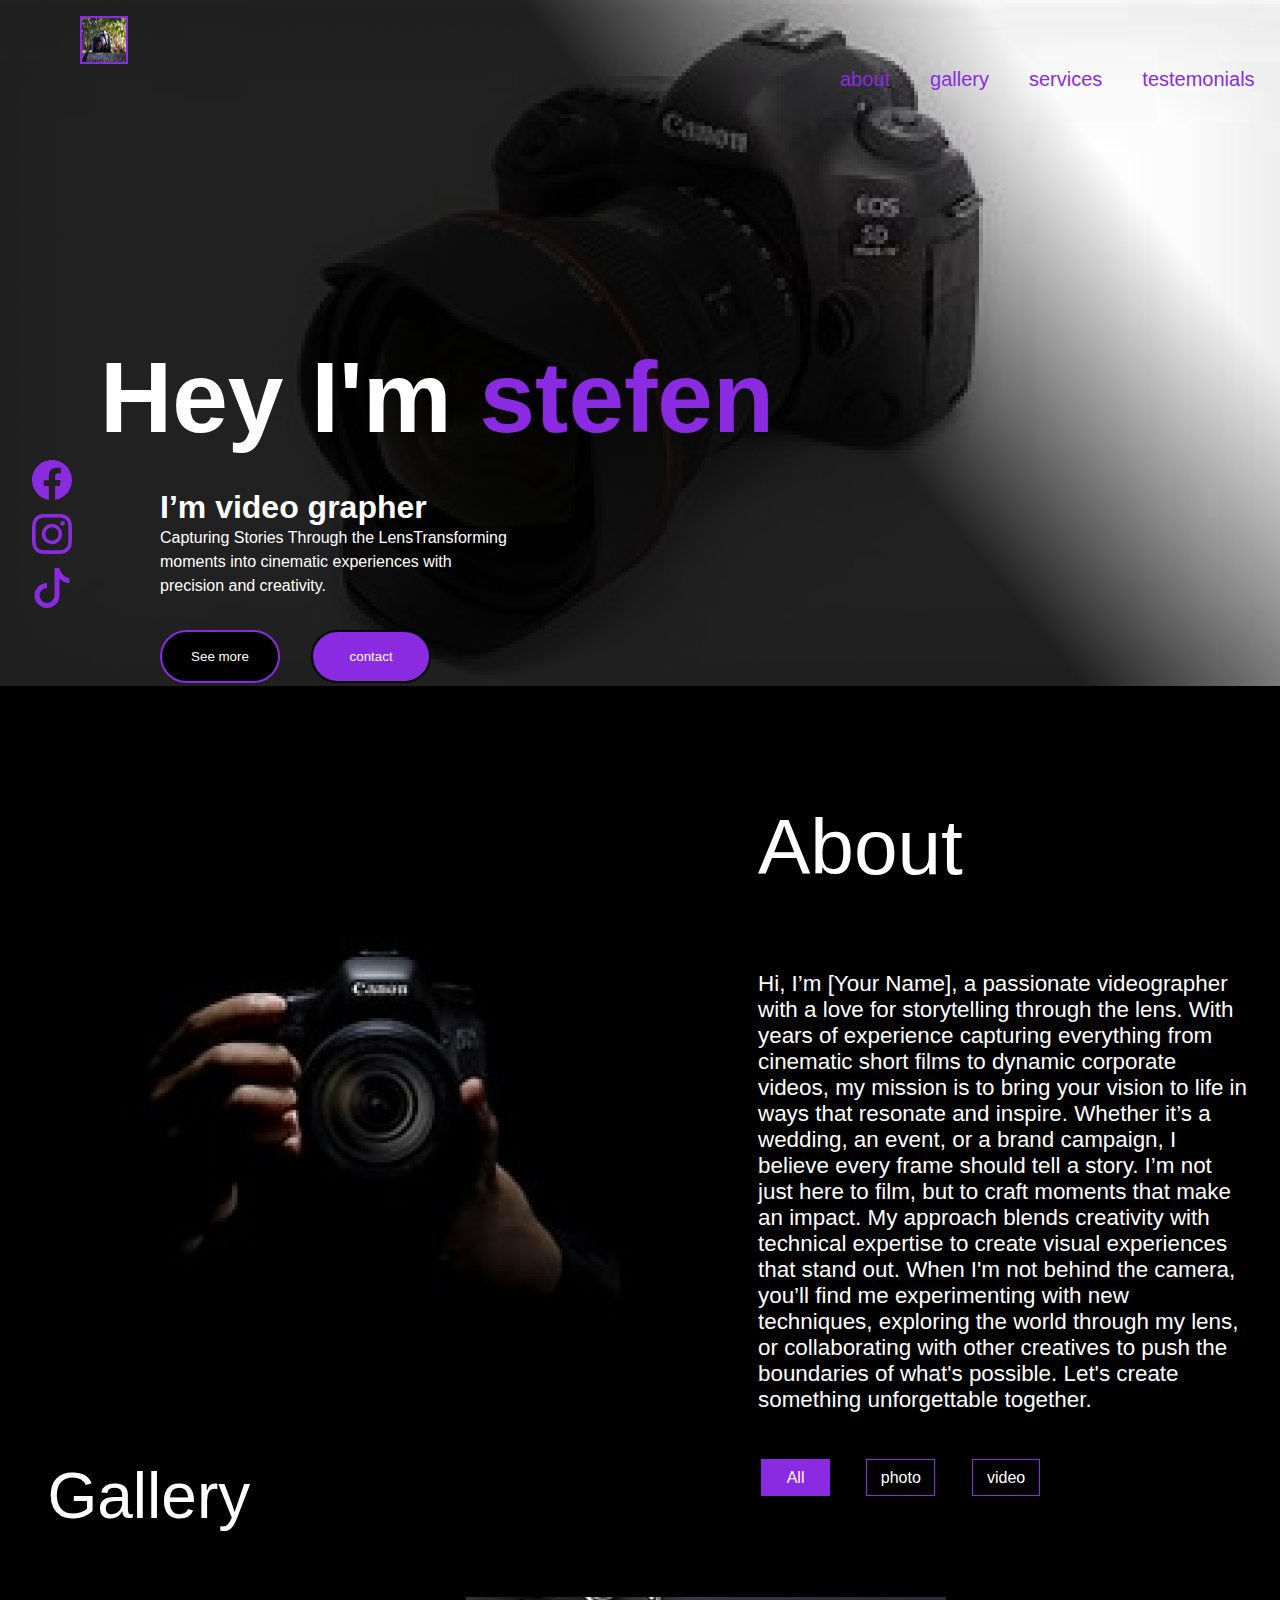
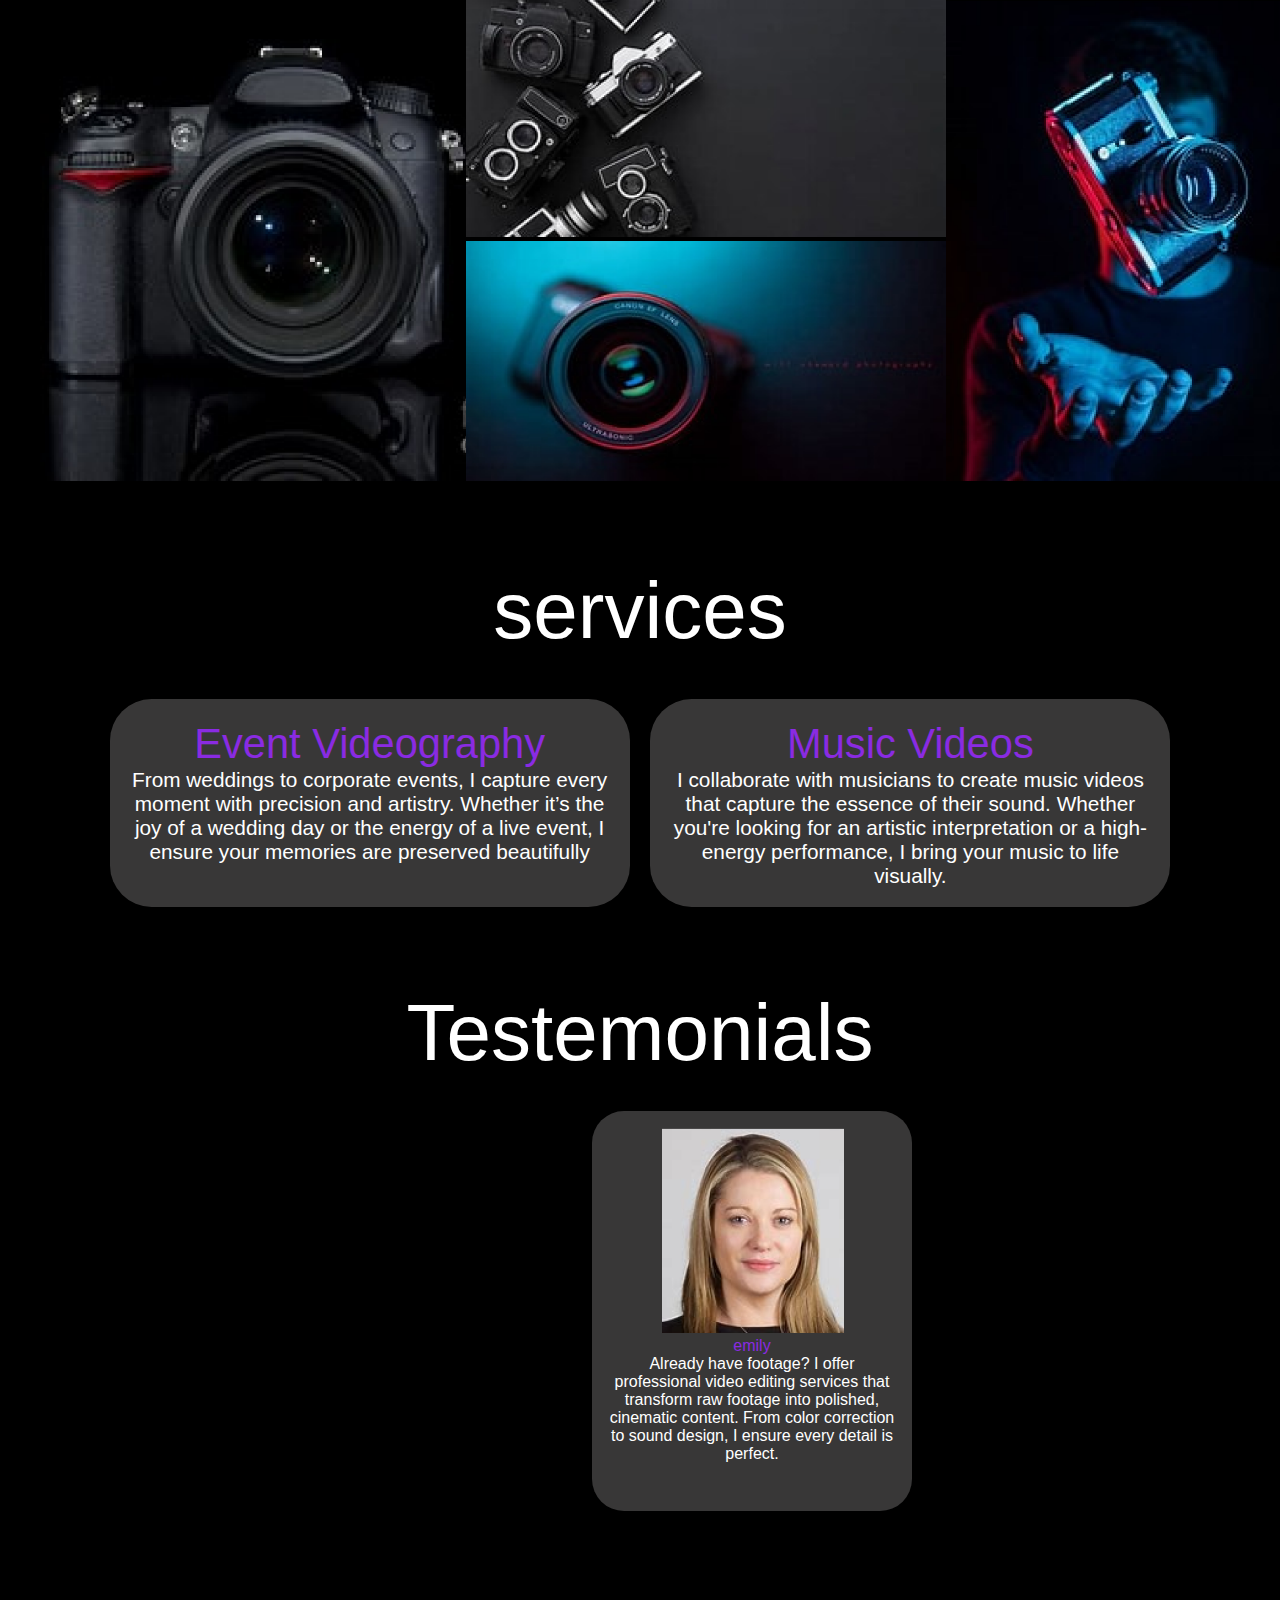
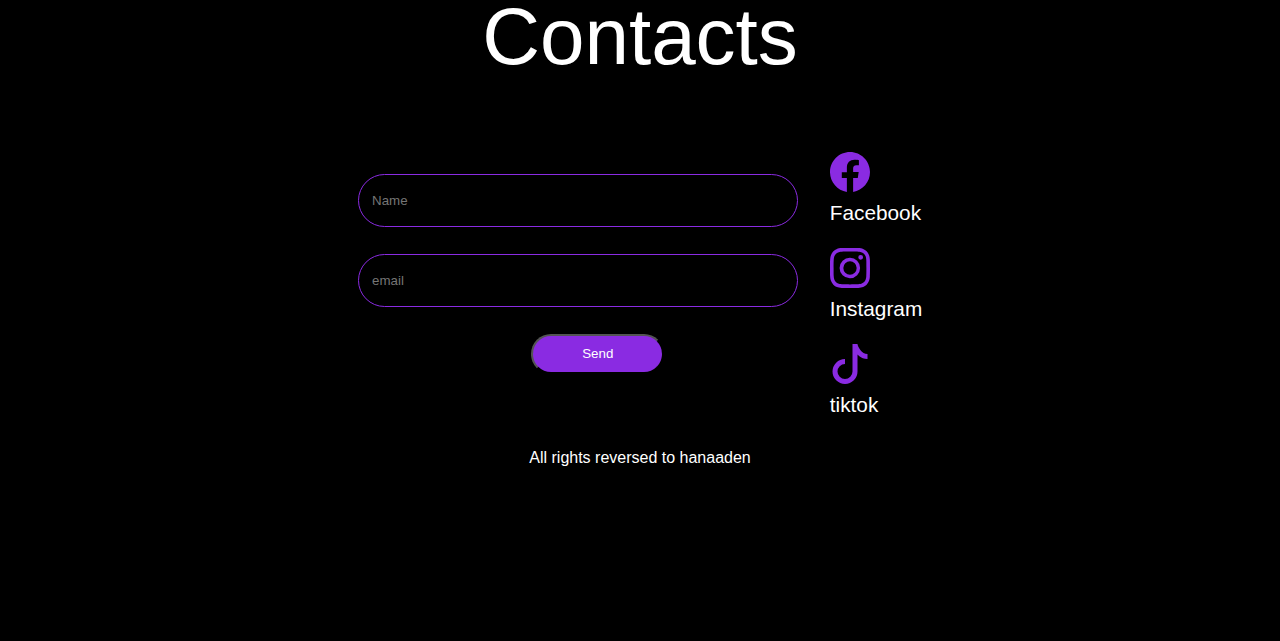
<file: index.html>
<!DOCTYPE html>
<html lang="en">
<head>
    <meta charset="UTF-8">
    <meta name="viewport" content="width=device-width, initial-scale=1.0">
    <title>Document</title>
    <link rel="stylesheet" href="style.css">
</head>
<body>
    <div class="main">
        <div>
            <nav>
                <img  id="logo" src="loggo.jpeg">
                <ul>
                    <li><a href="#About">about</a></li>
                    <li><a href="#gallery">gallery</a></li>
                    <li><a href="#services">services</a></li>
                    <li><a href="#testemonial">testemonials</a></li>
                    <li><a href="#contact">Contact</a></li>
                </ul>
            </nav>
        </div>
        <div>
            <section id="home">
                <h1>Hey I'm <span style="color: blueviolet;">stefen</span></h1>
                <span><div class="socials">
                    <svg xmlns="http://www.w3.org/2000/svg" width="40" height="50" fill="currentColor" class="bi bi-facebook" viewBox="0 0 16 16">
                        <path d="M16 8.049c0-4.446-3.582-8.05-8-8.05C3.58 0-.002 3.603-.002 8.05c0 4.017 2.926 7.347 6.75 7.951v-5.625h-2.03V8.05H6.75V6.275c0-2.017 1.195-3.131 3.022-3.131.876 0 1.791.157 1.791.157v1.98h-1.009c-.993 0-1.303.621-1.303 1.258v1.51h2.218l-.354 2.326H9.25V16c3.824-.604 6.75-3.934 6.75-7.951"/>
                      </svg>
                    </div>
                    <div class="socials">
                      <svg xmlns="http://www.w3.org/2000/svg" width="40" height="50" fill="currentColor" class="bi bi-instagram" viewBox="0 0 16 16">
                        <path d="M8 0C5.829 0 5.556.01 4.703.048 3.85.088 3.269.222 2.76.42a3.9 3.9 0 0 0-1.417.923A3.9 3.9 0 0 0 .42 2.76C.222 3.268.087 3.85.048 4.7.01 5.555 0 5.827 0 8.001c0 2.172.01 2.444.048 3.297.04.852.174 1.433.372 1.942.205.526.478.972.923 1.417.444.445.89.719 1.416.923.51.198 1.09.333 1.942.372C5.555 15.99 5.827 16 8 16s2.444-.01 3.298-.048c.851-.04 1.434-.174 1.943-.372a3.9 3.9 0 0 0 1.416-.923c.445-.445.718-.891.923-1.417.197-.509.332-1.09.372-1.942C15.99 10.445 16 10.173 16 8s-.01-2.445-.048-3.299c-.04-.851-.175-1.433-.372-1.941a3.9 3.9 0 0 0-.923-1.417A3.9 3.9 0 0 0 13.24.42c-.51-.198-1.092-.333-1.943-.372C10.443.01 10.172 0 7.998 0zm-.717 1.442h.718c2.136 0 2.389.007 3.232.046.78.035 1.204.166 1.486.275.373.145.64.319.92.599s.453.546.598.92c.11.281.24.705.275 1.485.039.843.047 1.096.047 3.231s-.008 2.389-.047 3.232c-.035.78-.166 1.203-.275 1.485a2.5 2.5 0 0 1-.599.919c-.28.28-.546.453-.92.598-.28.11-.704.24-1.485.276-.843.038-1.096.047-3.232.047s-2.39-.009-3.233-.047c-.78-.036-1.203-.166-1.485-.276a2.5 2.5 0 0 1-.92-.598 2.5 2.5 0 0 1-.6-.92c-.109-.281-.24-.705-.275-1.485-.038-.843-.046-1.096-.046-3.233s.008-2.388.046-3.231c.036-.78.166-1.204.276-1.486.145-.373.319-.64.599-.92s.546-.453.92-.598c.282-.11.705-.24 1.485-.276.738-.034 1.024-.044 2.515-.045zm4.988 1.328a.96.96 0 1 0 0 1.92.96.96 0 0 0 0-1.92m-4.27 1.122a4.109 4.109 0 1 0 0 8.217 4.109 4.109 0 0 0 0-8.217m0 1.441a2.667 2.667 0 1 1 0 5.334 2.667 2.667 0 0 1 0-5.334"/>
                      </svg>
                    </div>
                      <div class="socials">
                      <svg xmlns="http://www.w3.org/2000/svg" width="40" height="50" fill="currentColor" class="bi bi-tiktok" viewBox="0 0 16 16">
                        <path d="M9 0h1.98c.144.715.54 1.617 1.235 2.512C12.895 3.389 13.797 4 15 4v2c-1.753 0-3.07-.814-4-1.829V11a5 5 0 1 1-5-5v2a3 3 0 1 0 3 3z"/>
                      </svg>
                    </div></span><span><h2>
                        I’m video grapher
                    </h2>
    
                <p class="h3">Capturing Stories Through the LensTransforming<br> moments into cinematic experiences with<br> precision and creativity.</p>
    </span>
              
            <div class="buttons">
            <button type="button" id="seemore">See more</button>
            <button type="button" id="contbtn">contact</button>
            </div>
            <br>  
              <br>  
              <br>  
              <br>  
            </section>
            <section id="About">
                <div class="about-container">
                    <img src="logo.png" id="aboutimg" alt="About Image">
                    <div class="about-text">
                        <p class="aboutprg">About</p>
                        <p>Hi, I’m [Your Name], a passionate videographer with a love for storytelling through the lens. With years of experience capturing everything from cinematic short films to dynamic corporate videos, my mission is to bring your vision to life in ways that resonate and inspire. Whether it’s a wedding, an event, or a brand campaign, I believe every frame should tell a story. I’m not just here to film, but to craft moments that make an impact. My approach blends creativity with technical expertise to create visual experiences that stand out. When I'm not behind the camera, you’ll find me experimenting with new techniques, exploring the world through my lens, or collaborating with other creatives to push the boundaries of what's possible. Let's create something unforgettable together.</p>
                    </div>
                </div>
            </section>

            <section id="gallery">
                <div class="gllryheader"><p id="gllry">Gallery</p>
                <div class="gellerybtn">
                    <button class="gellerybtn1">All</button>
                    <button class="gellerybtn2">photo</button>
                    <button class="gellerybtn3">video</button>
                </div>
            </div>
               <div class="images"> <img src="img1.png" id="img1">
                <div class="middleimgs">
                    <img src="img2.png" id="img2">
                <img src="img3.png" id="img3">
                </div>
                <img src="img4.png" id="img4"></div>
            </section>
            <section id="services">
                <p class="servheader">services</p>
                <div class="servimf">
                    <div class="event">
                        <p id="Event-Videography">Event Videography</p>
                        <p>
                            From weddings to corporate events, I capture every moment with precision and artistry. Whether it’s the joy of a wedding day or the energy of a live event, I ensure your memories are preserved beautifully
                        </p>
                    </div>
                    <div class="music">
                        <p id="Music-Videos">Music Videos</p>
                        <p>
                            I collaborate with musicians to create music videos that capture the essence of their sound. Whether you're looking for an artistic interpretation or a high-energy performance, I bring your music to life visually. </p>
                    </div>
                </div>
            </section>
            <section id="testemonial">
                <p class="testemonial-text">Testemonials</p>
                <div class="testemonial-box">
                    <img src="ladyt.png">
                    <p id="testemonial-header">emily</p>
                    <p>
                        Already have footage? I offer professional video editing services that transform raw footage into polished, cinematic content. From color correction to sound design, I ensure every detail is perfect. </p>
                </div>
            </section>
            <section id="contact">
                <p class="contact-text">Contacts</p>
                <div class="contact-imf">
                    <div class="inputs">
                        <input type="text" id="name" placeholder="Name">
                    <br>
                    <input type="text" id="email" placeholder="email">
                    <br>
                    <button type="button" id="send">Send</button>
                    </div>
                    <div class="socials2">
                        <svg xmlns="http://www.w3.org/2000/svg" width="40" height="50" fill="currentColor" class="bi bi-facebook" viewBox="0 0 16 16">
                            <path d="M16 8.049c0-4.446-3.582-8.05-8-8.05C3.58 0-.002 3.603-.002 8.05c0 4.017 2.926 7.347 6.75 7.951v-5.625h-2.03V8.05H6.75V6.275c0-2.017 1.195-3.131 3.022-3.131.876 0 1.791.157 1.791.157v1.98h-1.009c-.993 0-1.303.621-1.303 1.258v1.51h2.218l-.354 2.326H9.25V16c3.824-.604 6.75-3.934 6.75-7.951"/>
                          </svg><div style="color: white; font-size: 1.3em;">Facebook</div>
                          <br>
                          <svg xmlns="http://www.w3.org/2000/svg" width="40" height="50" fill="currentColor" class="bi bi-instagram" viewBox="0 0 16 16">
                            <path d="M8 0C5.829 0 5.556.01 4.703.048 3.85.088 3.269.222 2.76.42a3.9 3.9 0 0 0-1.417.923A3.9 3.9 0 0 0 .42 2.76C.222 3.268.087 3.85.048 4.7.01 5.555 0 5.827 0 8.001c0 2.172.01 2.444.048 3.297.04.852.174 1.433.372 1.942.205.526.478.972.923 1.417.444.445.89.719 1.416.923.51.198 1.09.333 1.942.372C5.555 15.99 5.827 16 8 16s2.444-.01 3.298-.048c.851-.04 1.434-.174 1.943-.372a3.9 3.9 0 0 0 1.416-.923c.445-.445.718-.891.923-1.417.197-.509.332-1.09.372-1.942C15.99 10.445 16 10.173 16 8s-.01-2.445-.048-3.299c-.04-.851-.175-1.433-.372-1.941a3.9 3.9 0 0 0-.923-1.417A3.9 3.9 0 0 0 13.24.42c-.51-.198-1.092-.333-1.943-.372C10.443.01 10.172 0 7.998 0zm-.717 1.442h.718c2.136 0 2.389.007 3.232.046.78.035 1.204.166 1.486.275.373.145.64.319.92.599s.453.546.598.92c.11.281.24.705.275 1.485.039.843.047 1.096.047 3.231s-.008 2.389-.047 3.232c-.035.78-.166 1.203-.275 1.485a2.5 2.5 0 0 1-.599.919c-.28.28-.546.453-.92.598-.28.11-.704.24-1.485.276-.843.038-1.096.047-3.232.047s-2.39-.009-3.233-.047c-.78-.036-1.203-.166-1.485-.276a2.5 2.5 0 0 1-.92-.598 2.5 2.5 0 0 1-.6-.92c-.109-.281-.24-.705-.275-1.485-.038-.843-.046-1.096-.046-3.233s.008-2.388.046-3.231c.036-.78.166-1.204.276-1.486.145-.373.319-.64.599-.92s.546-.453.92-.598c.282-.11.705-.24 1.485-.276.738-.034 1.024-.044 2.515-.045zm4.988 1.328a.96.96 0 1 0 0 1.92.96.96 0 0 0 0-1.92m-4.27 1.122a4.109 4.109 0 1 0 0 8.217 4.109 4.109 0 0 0 0-8.217m0 1.441a2.667 2.667 0 1 1 0 5.334 2.667 2.667 0 0 1 0-5.334"/>
                          </svg><div style="color: white; font-size: 1.3em;">Instagram</div>
                          <br>
                          <svg xmlns="http://www.w3.org/2000/svg" width="40" height="50" fill="currentColor" class="bi bi-tiktok" viewBox="0 0 16 16">
                            <path d="M9 0h1.98c.144.715.54 1.617 1.235 2.512C12.895 3.389 13.797 4 15 4v2c-1.753 0-3.07-.814-4-1.829V11a5 5 0 1 1-5-5v2a3 3 0 1 0 3 3z"/>
                          </svg><div style="color: white; font-size: 1.3em;">tiktok</div>
                        </div>
                        
                        
                </div>
               
            </section>    
        </div>
    </div>
    <footer style="display: flex; justify-content: center; margin-top: 2em; height: 12em;">All rights reversed to hanaaden</footer>
</body>
</html>
</file>
<file: style.css>
*{
    margin: 0;
    padding: 0;
    box-sizing: border-box;
}
body{
    background-color: black;
    color: white;
    font-family: 'Gill Sans', 'Gill Sans MT', Calibri, 'Trebuchet MS', sans-serif;
}
.main{
    background-image: url(bg.png);
    background-size: 100%;
    background-repeat: no-repeat;
    
}
#logo{
    width: 3em;
    height: 3em;
    margin-left: 5em;
    margin-top: 1em;
    border: 2px solid blueviolet ;
}
#home{
    margin-top: 3em;
    height: 100%;
    
}
.socials{
    display: block;
    margin-left: 2em;
    color: blueviolet;

}
.socials2{
    
    margin-left: 2em;
    color: blueviolet;

}

h1{
    margin-left: 1em;
    margin-top: 3em;
    font-size: 100px;
}
.buttons{
    margin-left: 10rem;
    margin-top: 2em;
}
#seemore{
    background-color: black;
    width: 9em;
    height: 4em;
    border: 2px solid blueviolet;
    color: white;
    border-radius: 10em;
}
#contbtn{
    border-radius: 10em;
    margin-left: 2em;
    background-color: blueviolet;
    width: 9em;
    height: 4em;
    border: 2px solid black;
    color: white;
}
h2{
    margin-left: 5em;
    font-size: 2em;
    margin-top: -4em;
}
.h3{
    margin-left: 10em;
    line-height: 1.5em;
}
a{
    text-decoration: none;
    color: blueviolet;
    font-size: 20px;
    padding-left: 2em;
}
nav{
   
    height: 40px;
   
}
li{
    list-style: none;
}
ul{
    display: flex;
    margin-left: 50em;
}
#About {
    background-color: black; 
    padding: 2em; 
}

.about-container {
    display: flex; 
    align-items: center; 
    justify-content: space-around; 
}

#aboutimg {
    height: 40em; 
    width: auto;
    margin-right: 2em;
}

.about-text {
    
    color: white;
    font-size: 1.4em;
}
#gllry{
    font-size: 4em;
  margin-left: -3em;
  margin-bottom: 1em;
}
.gllryheader{
    display: flex;
    justify-content: space-around;
}
.aboutprg {
    font-size: 3.5em;
    margin-bottom: 1em; 
}
#gallery{
    background-color: black;
}
.gellerybtn1{
    background-color: blueviolet;
    font-size: 1em;
    width: 4.3em;
    margin-left: 2em;
    height: 2.3em;
    border: 1px solid blueviolet;
    color: white;
}
.gellerybtn2,.gellerybtn3{
    font-size: 1em;
    width: 4.3em;
    margin-left: 2em;
    height: 2.3em;
    border: 1px solid blueviolet;
    background-color: black;
    color: white;
}
.images{
    margin-left: 2em;
    display: flex;
    justify-content: space-around;
    align-items: center;
}
#img1,#img4{
    width: auto;
    height: 30em;
}
#img2,#img3{
    height: 15em;
    width: 30em;
}
#service{
    background-color: black;
}
.servheader,.testemonial-text,.contact-text{
    margin-top: 1em;
    font-size: 5em;
    text-align: center;
}

.servimf{
    display: flex;
    justify-content: center;
}
.event,.testemonial-box{
    width: 25em;
    height: 10em;
    background-color: rgb(56, 55, 55);
    text-align: center;
   padding: 1em;
   margin-top: 2em;
   border-radius: 2em;
   font-size: 1.3em;
}
.testemonial-box{
    width: 20em;
    height: 25em;
    background-color: rgb(56, 55, 55);
    text-align: center;
   padding: 1em;
   margin-top: 2em;
   border-radius: 2em;
   font-size: 1em;
   margin-left: 37em;
}

.music{
    width: 25em;
    height: 10em;
    background-color: rgb(56, 55, 55);
    text-align: center;
    padding: 1em;
   margin-left: 1em;
   margin-top: 2em;
   border-radius: 2em;
   font-size: 1.3em;
}
#Event-Videography,#Music-Videos,#testemonial-header{
    color: blueviolet;
    font-size: 2em;
}
#testemonial-header{
    color: blueviolet;
    font-size: 1em;
}
.contact-imf{
    margin-top: 4em;
   display: flex;
   justify-content: center;
   
}
#name,#email{
    width: 33em;
    height: 4em;
    margin-top: 2em;
    background-color: black;
    border-radius: 3em;
    border: 1px solid blueviolet;
    color: wheat;
    padding: 1em;
}
#send{
    background-color: blueviolet;
    color: white;
    height: 3em;
    width: 10em;
    border-radius: 2em;
    margin-top: 2em;
    margin-left: 13em;
}
/* Extra small devices (phones, less than 600px) */
@media (max-width: 499px) {
    /* Styles for small devices */
    ul{
        display: block;
        font-size: 10px;
    }
}

/* Small devices (tablets, 600px and up) */
@media (min-width: 500px) and (max-width: 899px) {
    /* Styles for small devices */
}

/* Medium devices (desktops, 900px and up) */
@media (min-width: 900px) and (max-width: 1199px) {
    /* Styles for medium devices */
}

/* Large devices (large desktops, 1200px and up) */
</file>
